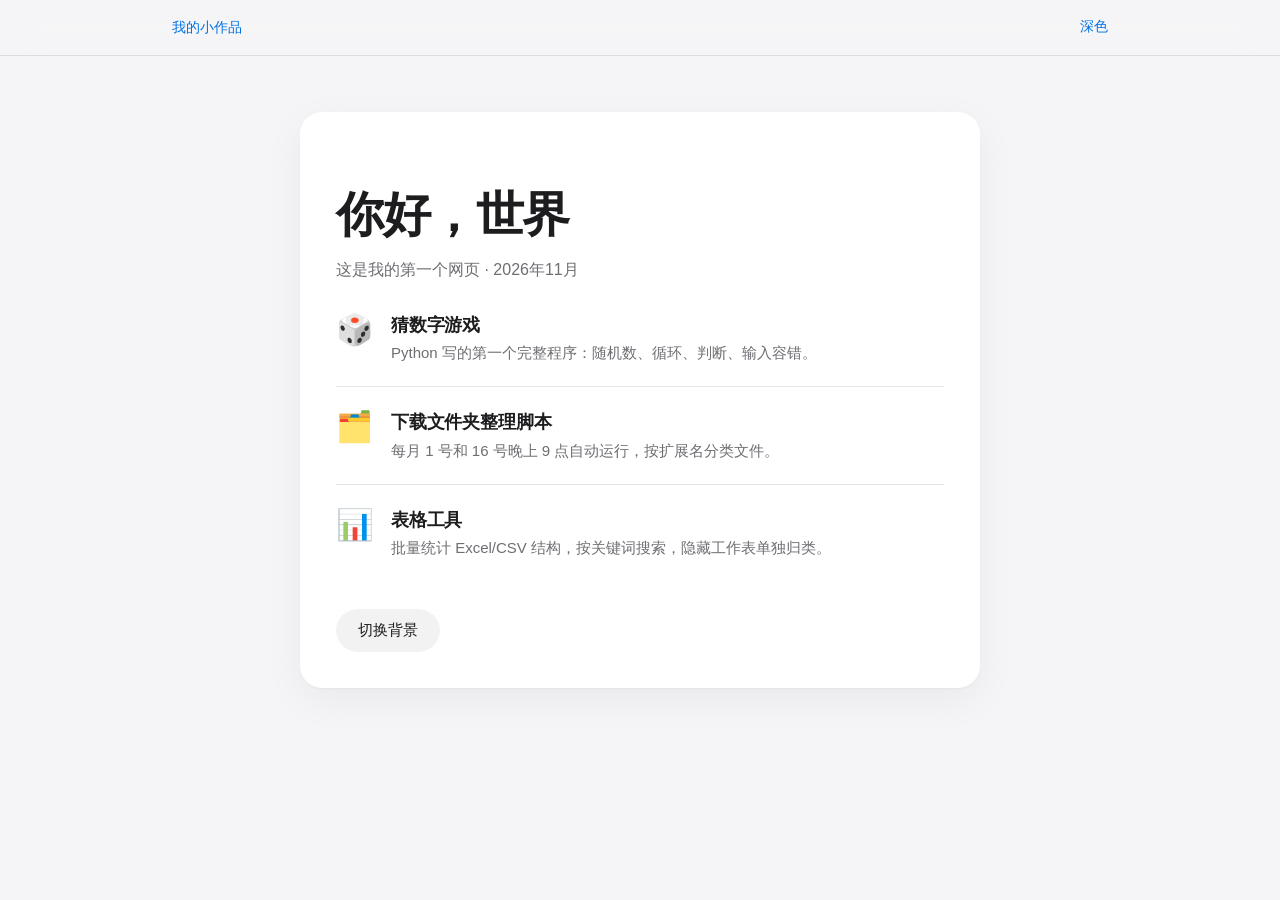
<file: index.html>
<!DOCTYPE html>
<html lang="zh-CN">
<head>
<meta charset="UTF-8">
<meta name="viewport" content="width=device-width, initial-scale=1.0">
<title>我的第一个网页</title>
<link rel="stylesheet" href="style.css">
</head>
<body>

<nav class="topbar">
    <div class="topbar-inner">
        <a href="home.html">我的小作品</a>
        <button id="themeBtn">深色</button>
    </div>
</nav>

<div class="wrap-narrow page-body">
    <div class="card">
        <h1 style="font-size: clamp(34px, 5vw, 48px); letter-spacing: -0.03em; margin-bottom: 8px;">你好，世界</h1>
        <p class="muted" style="margin: 0;">这是我的第一个网页 · 2026年11月</p>

        <div class="intro-list">
            <div class="intro-item">
                <div class="icon">🎲</div>
                <div>
                    <h2>猜数字游戏</h2>
                    <p>Python 写的第一个完整程序：随机数、循环、判断、输入容错。</p>
                </div>
            </div>

            <div class="intro-item">
                <div class="icon">🗂️</div>
                <div>
                    <h2>下载文件夹整理脚本</h2>
                    <p>每月 1 号和 16 号晚上 9 点自动运行，按扩展名分类文件。</p>
                </div>
            </div>

            <div class="intro-item">
                <div class="icon">📊</div>
                <div>
                    <h2>表格工具</h2>
                    <p>批量统计 Excel/CSV 结构，按关键词搜索，隐藏工作表单独归类。</p>
                </div>
            </div>
        </div>

        <div class="card-footer">
            <button id="bgBtn" class="btn-secondary">切换背景</button>
        </div>
    </div>
</div>

<script src="theme.js"></script>
<script>
    // 这个按钮和顶栏的深色按钮做同一件事，保持同步
    const bgBtn = document.querySelector("#bgBtn");
    bgBtn.addEventListener("click", function () {
        document.querySelector("#themeBtn").click();
    });
</script>
</body>
</html>
</file>
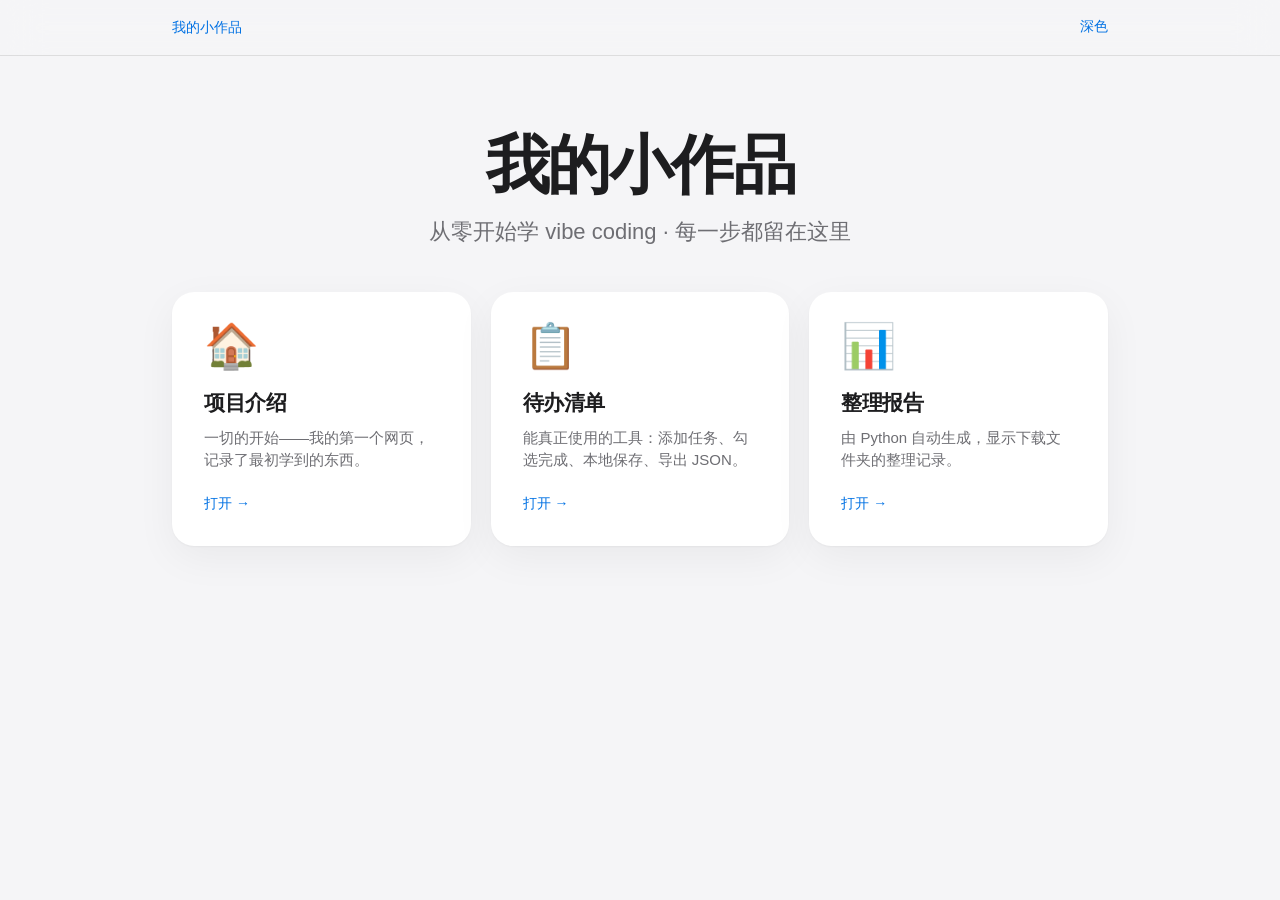
<file: home.html>
<!DOCTYPE html>
<html lang="zh-CN">
<head>
<meta charset="UTF-8">
<meta name="viewport" content="width=device-width, initial-scale=1.0">
<title>我的小作品</title>
<link rel="stylesheet" href="style.css">
</head>
<body>

<nav class="topbar">
    <div class="topbar-inner">
        <a href="home.html">我的小作品</a>
        <button id="themeBtn">深色</button>
    </div>
</nav>

<div class="wrap">
    <header class="hero">
        <h1>我的小作品</h1>
        <p>从零开始学 vibe coding · 每一步都留在这里</p>
    </header>

    <div class="grid">
        <a class="feature" href="index.html">
            <div class="icon">🏠</div>
            <h2>项目介绍</h2>
            <p>一切的开始——我的第一个网页，记录了最初学到的东西。</p>
            <span class="arrow">打开 →</span>
        </a>

        <a class="feature" href="todo.html">
            <div class="icon">📋</div>
            <h2>待办清单</h2>
            <p>能真正使用的工具：添加任务、勾选完成、本地保存、导出 JSON。</p>
            <span class="arrow">打开 →</span>
        </a>

        <a class="feature" href="report.html">
            <div class="icon">📊</div>
            <h2>整理报告</h2>
            <p>由 Python 自动生成，显示下载文件夹的整理记录。</p>
            <span class="arrow">打开 →</span>
        </a>
    </div>
</div>

<script src="theme.js"></script>
</body>
</html>
</file>
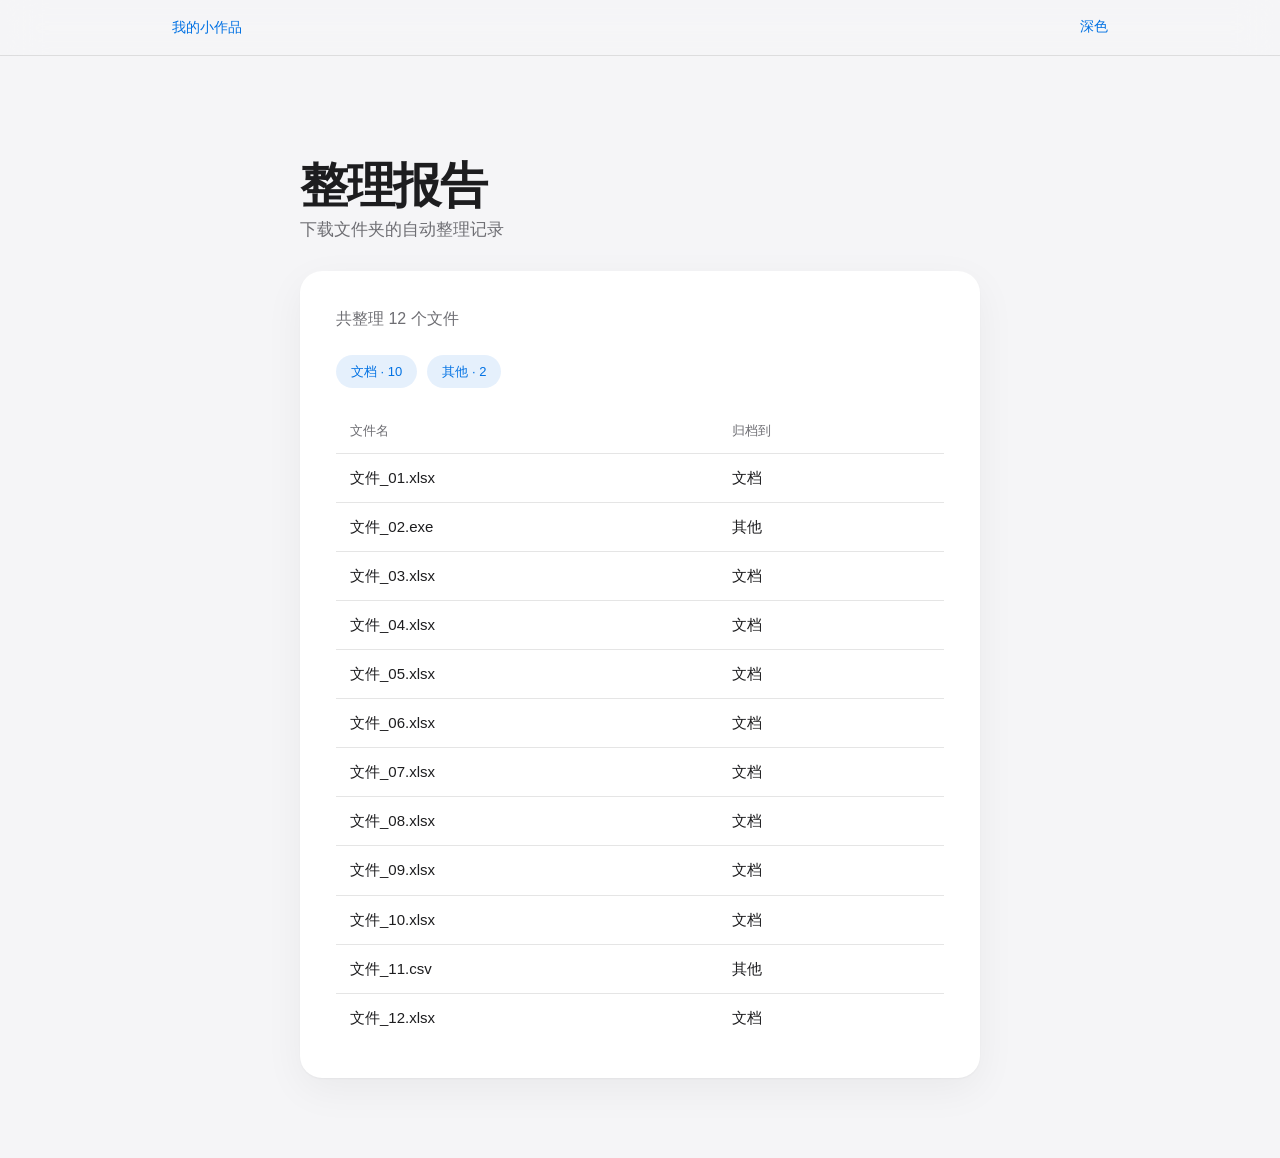
<file: report.html>
<!DOCTYPE html>
<html lang="zh-CN">
<head>
<meta charset="UTF-8">
<meta name="viewport" content="width=device-width, initial-scale=1.0">
<title>整理报告</title>
<link rel="stylesheet" href="style.css">
</head>
<body>

<nav class="topbar">
    <div class="topbar-inner">
        <a href="home.html">我的小作品</a>
        <button id="themeBtn">深色</button>
    </div>
</nav>

<div class="wrap-narrow page-body">
    <div class="page-head">
        <h1>整理报告</h1>
        <p>下载文件夹的自动整理记录</p>
    </div>
    <div class="card">
        <p class="muted" style="margin: 0;">共整理 12 个文件</p>
        <div class="stats"><span class="tag">文档 · 10</span> <span class="tag">其他 · 2</span> </div>
        <table class="data-table">
        <tr><th>文件名</th><th>归档到</th></tr>
        <tr><td>文件_01.xlsx</td><td>文档</td></tr><tr><td>文件_02.exe</td><td>其他</td></tr><tr><td>文件_03.xlsx</td><td>文档</td></tr><tr><td>文件_04.xlsx</td><td>文档</td></tr><tr><td>文件_05.xlsx</td><td>文档</td></tr><tr><td>文件_06.xlsx</td><td>文档</td></tr><tr><td>文件_07.xlsx</td><td>文档</td></tr><tr><td>文件_08.xlsx</td><td>文档</td></tr><tr><td>文件_09.xlsx</td><td>文档</td></tr><tr><td>文件_10.xlsx</td><td>文档</td></tr><tr><td>文件_11.csv</td><td>其他</td></tr><tr><td>文件_12.xlsx</td><td>文档</td></tr>
        </table>
    </div>
</div>

<script src="theme.js"></script>
</body>
</html>
</file>
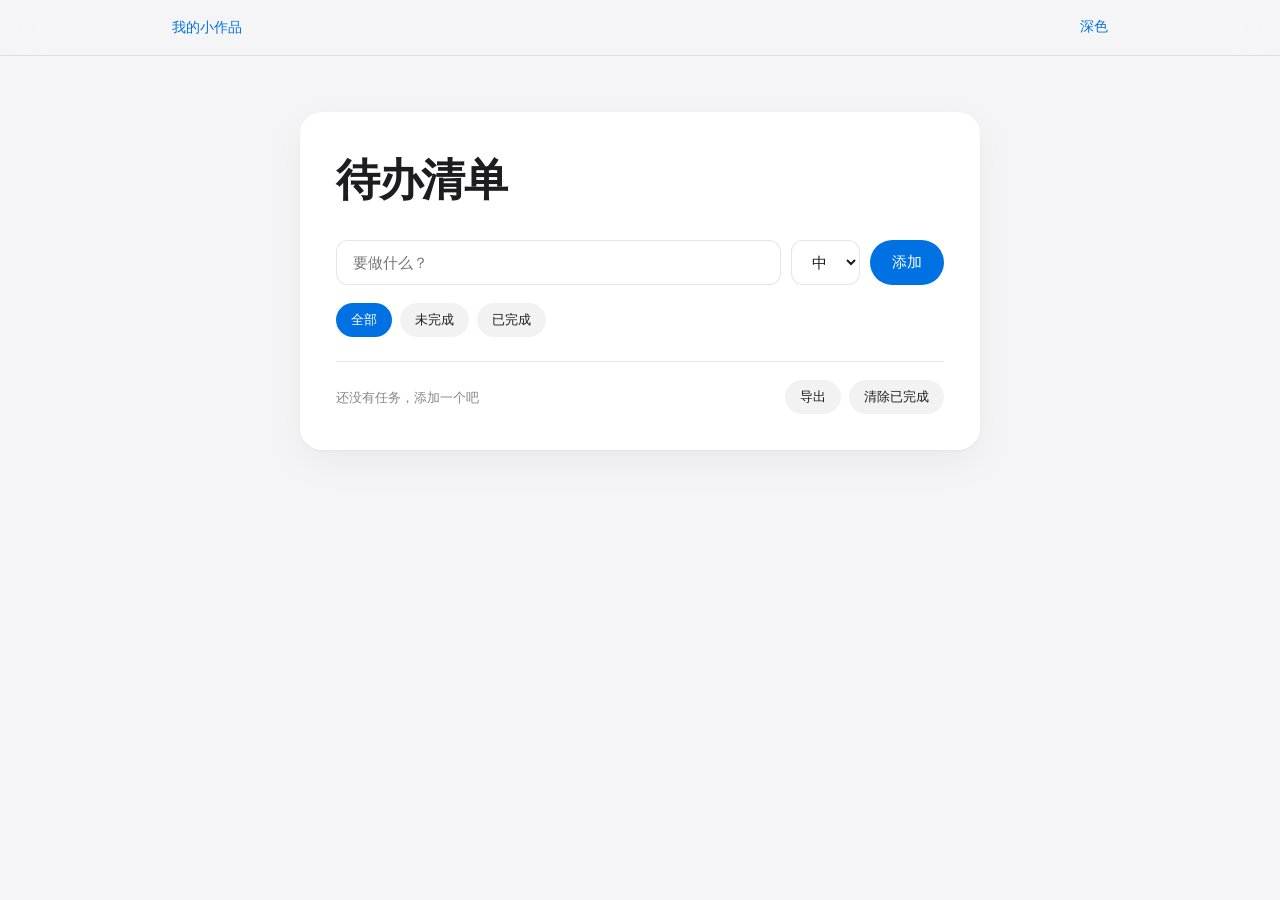
<file: todo.html>
<!DOCTYPE html>
<html lang="zh-CN">
<head>
<meta charset="UTF-8">
<meta name="viewport" content="width=device-width, initial-scale=1.0">
<title>待办清单</title>
<link rel="stylesheet" href="style.css">
</head>
<body>

<nav class="topbar">
    <div class="topbar-inner">
        <a href="home.html">我的小作品</a>
        <button id="themeBtn">深色</button>
    </div>
</nav>

<div class="wrap-narrow page-body">
    <div class="card">
        <h1 style="font-size: clamp(32px, 5vw, 44px); letter-spacing: -0.03em; margin: 0 0 28px;">待办清单</h1>

        <div class="input-row">
            <input id="taskInput" placeholder="要做什么？">
            <select id="prioritySelect">
                <option value="medium">中</option>
                <option value="high">高</option>
                <option value="low">低</option>
            </select>
            <button id="addBtn">添加</button>
        </div>

        <div class="filters">
            <button class="filter btn-secondary btn-small active" data-filter="all">全部</button>
            <button class="filter btn-secondary btn-small" data-filter="active">未完成</button>
            <button class="filter btn-secondary btn-small" data-filter="done">已完成</button>
        </div>

        <ul class="task-list" id="taskList"></ul>

        <div class="todo-footer">
            <p class="hint" id="hint"></p>
            <div class="actions">
                <button id="exportBtn" class="btn-secondary btn-small">导出</button>
                <button id="clearDone" class="btn-secondary btn-small">清除已完成</button>
            </div>
        </div>
    </div>
</div>

<script src="theme.js"></script>
<script>
    const input = document.querySelector("#taskInput");
    const prioritySelect = document.querySelector("#prioritySelect");
    const addBtn = document.querySelector("#addBtn");
    const list = document.querySelector("#taskList");
    const hint = document.querySelector("#hint");
    const filterBtns = document.querySelectorAll(".filter");
    const clearBtn = document.querySelector("#clearDone");
    const exportBtn = document.querySelector("#exportBtn");

    const STORAGE_KEY = "vibe-todo-tasks";
    const PRIORITY_LABEL = { high: "高", medium: "中", low: "低" };

    let currentFilter = "all";

    function loadTasks() {
        const saved = localStorage.getItem(STORAGE_KEY);
        if (saved === null) return [];
        const data = JSON.parse(saved);
        // 兼容旧数据：以前的任务没有优先级，默认补"中"
        for (const task of data) {
            if (task.priority === undefined) task.priority = "medium";
        }
        return data;
    }

    function saveTasks() {
        localStorage.setItem(STORAGE_KEY, JSON.stringify(tasks));
    }

    let tasks = loadTasks();

    function visibleTasks() {
        if (currentFilter === "active") return tasks.filter(t => !t.done);
        if (currentFilter === "done") return tasks.filter(t => t.done);
        return tasks;
    }

    function render() {
        list.innerHTML = "";

        const shown = visibleTasks();

        for (const task of shown) {
            const li = document.createElement("li");
            if (task.done) li.className = "done";

            const checkbox = document.createElement("input");
            checkbox.type = "checkbox";
            checkbox.checked = task.done;
            checkbox.addEventListener("change", function () {
                task.done = checkbox.checked;
                saveTasks();
                render();
            });

            const text = document.createElement("span");
            text.className = "text";
            text.textContent = task.text;

            const tag = document.createElement("span");
            tag.className = "priority " + task.priority;
            tag.textContent = PRIORITY_LABEL[task.priority] || "中";

            const del = document.createElement("button");
            del.textContent = "删除";
            del.className = "delete";
            del.addEventListener("click", function () {
                tasks = tasks.filter(t => t !== task);
                saveTasks();
                render();
            });

            li.append(checkbox, text, tag, del);
            list.appendChild(li);
        }

        const remaining = tasks.filter(t => !t.done).length;
        const done = tasks.filter(t => t.done).length;
        hint.textContent = tasks.length === 0
            ? "还没有任务，添加一个吧"
            : `共 ${tasks.length} 项 · 未完成 ${remaining} · 已完成 ${done}`;
    }

    function addTask() {
        const text = input.value.trim();
        if (text === "") return;

        tasks.push({
            text: text,
            done: false,
            priority: prioritySelect.value
        });
        input.value = "";
        saveTasks();
        render();
    }

    addBtn.addEventListener("click", addTask);

    input.addEventListener("keydown", function (event) {
        if (event.key === "Enter") addTask();
    });

    for (const btn of filterBtns) {
        btn.addEventListener("click", function () {
            currentFilter = btn.dataset.filter;
            for (const b of filterBtns) {
                b.classList.toggle("active", b === btn);
            }
            render();
        });
    }

    clearBtn.addEventListener("click", function () {
        const count = tasks.filter(t => t.done).length;
        if (count === 0) return;
        if (!confirm(`确定清除 ${count} 项已完成任务吗？`)) return;
        tasks = tasks.filter(t => !t.done);
        saveTasks();
        render();
    });

    function exportTasks() {
        if (tasks.length === 0) {
            alert("还没有任务可以导出");
            return;
        }

        // 把任务数据变成格式化的 JSON 文本
        const json = JSON.stringify(tasks, null, 2);
        // 造一个"文件"对象，类型是 JSON
        const blob = new Blob([json], { type: "application/json" });
        // 给这个 blob 造一个临时网址
        const url = URL.createObjectURL(blob);

        // 用隐藏的 <a> 触发下载
        const a = document.createElement("a");
        a.href = url;
        a.download = "我的任务.json";
        a.click();

        // 释放临时网址
        URL.revokeObjectURL(url);
    }

    exportBtn.addEventListener("click", exportTasks);

    render();
</script>
</body>
</html>
</file>
<file: style.css>
/* ============================================================
   Apple 风格设计系统
   参考 Apple 官网与 iOS：大量留白、系统字体、细腻阴影、
   毛玻璃、克制的圆角与精准的文字层级。
   改这里一处，所有引用它的页面一起生效。
   ============================================================ */

:root {
    /* 颜色 */
    --bg: #f5f5f7;                 /* 页面底色：Apple 官网浅灰 */
    --surface: #ffffff;            /* 卡片白 */
    --text: #1d1d1f;               /* 主文字：深灰而非纯黑 */
    --text-2: #6e6e73;             /* 次要文字 */
    --text-3: #86868b;             /* 辅助文字 */
    --blue: #0071e3;               /* 强调色：Apple 官网蓝 */
    --blue-hover: #0077ed;
    --line: rgba(0, 0, 0, 0.1);    /* 分隔线 */
    --green: #34c759;              /* iOS 系统色 */
    --orange: #ff9500;
    --red: #ff3b30;

    /* 圆角 */
    --r-card: 22px;
    --r-control: 12px;

    /* Apple 官网常用的缓动曲线 */
    --ease: cubic-bezier(0.28, 0.11, 0.32, 1);
}

* { box-sizing: border-box; }

body {
    margin: 0;
    min-height: 100vh;
    background: var(--bg);
    color: var(--text);
    font-family: -apple-system, BlinkMacSystemFont, "SF Pro Text",
                 "PingFang SC", "Helvetica Neue", sans-serif;
    -webkit-font-smoothing: antialiased;   /* Mac 上文字更细腻 */
    -moz-osx-font-smoothing: grayscale;
    line-height: 1.47;
}

/* 深色模式：只改变量，所有组件自动跟着变 */
body.dark {
    --bg: #000000;
    --surface: #1c1c1e;
    --text: #f5f5f7;
    --text-2: #a1a1a6;
    --text-3: #8e8e93;
    --blue: #0a84ff;
    --blue-hover: #409cff;
    --line: rgba(255, 255, 255, 0.12);
}

/* ---------- 顶部毛玻璃导航 ---------- */
.topbar {
    position: sticky;
    top: 0;
    z-index: 10;
    background: rgba(245, 245, 247, 0.72);
    backdrop-filter: saturate(180%) blur(20px);
    -webkit-backdrop-filter: saturate(180%) blur(20px);
    border-bottom: 1px solid var(--line);
}
body.dark .topbar { background: rgba(0, 0, 0, 0.72); }

.topbar-inner {
    max-width: 980px;
    margin: 0 auto;
    padding: 13px 22px;
    display: flex;
    justify-content: space-between;
    align-items: center;
    gap: 16px;
}
.topbar a, .topbar button {
    color: var(--blue);
    font-size: 14px;
    text-decoration: none;
    background: none;
    border: none;
    padding: 4px 0;
    font-family: inherit;
    cursor: pointer;
    border-radius: 0;
}
.topbar a:hover, .topbar button:hover {
    opacity: 0.7;
    background: none;
    transform: none;
}

/* ---------- 内容容器 ---------- */
.wrap { max-width: 980px; margin: 0 auto; padding: 0 22px; }
.wrap-narrow { max-width: 680px; margin: 0 auto; padding: 0 22px; }
.page-body { padding: 56px 0 80px; }

/* ---------- 页面头部 ---------- */
.hero { padding: 76px 0 44px; text-align: center; }
.hero h1 {
    margin: 0 0 16px;
    font-size: clamp(40px, 7vw, 64px);
    font-weight: 600;
    letter-spacing: -0.035em;   /* 大标题字距收紧，Apple 的标志性处理 */
    line-height: 1.05;
}
.hero p {
    margin: 0;
    font-size: clamp(18px, 2.5vw, 22px);
    color: var(--text-2);
    line-height: 1.5;
}
.page-head { padding: 48px 0 28px; }
.page-head h1 {
    margin: 0 0 6px;
    font-size: clamp(32px, 5vw, 48px);
    font-weight: 600;
    letter-spacing: -0.03em;
    line-height: 1.1;
}
.page-head p { margin: 0; color: var(--text-2); font-size: 17px; }

/* ---------- 卡片 ---------- */
.card {
    background: var(--surface);
    border-radius: var(--r-card);
    padding: 36px;
    /* 一层极淡描边感 + 一层柔和大阴影，比单层厚阴影更精致 */
    box-shadow: 0 1px 2px rgba(0, 0, 0, 0.04), 0 12px 40px rgba(0, 0, 0, 0.05);
}
body.dark .card {
    box-shadow: 0 1px 2px rgba(0, 0, 0, 0.5), 0 12px 40px rgba(0, 0, 0, 0.35);
}
.card + .card { margin-top: 20px; }

/* ---------- 按钮 ---------- */
button, .btn {
    font-family: inherit;
    font-size: 15px;
    cursor: pointer;
    border: none;
    border-radius: 999px;        /* 胶囊形 */
    padding: 12px 22px;
    background: var(--blue);
    color: #fff;
    transition: background 0.2s var(--ease), transform 0.2s var(--ease), opacity 0.2s var(--ease);
}
button:hover, .btn:hover { background: var(--blue-hover); }
button:active, .btn:active { transform: scale(0.97); }  /* 点击微缩放反馈 */
button:disabled { opacity: 0.4; cursor: not-allowed; transform: none; }

.btn-secondary {
    background: rgba(0, 0, 0, 0.05);
    color: var(--text);
}
.btn-secondary:hover { background: rgba(0, 0, 0, 0.09); }
body.dark .btn-secondary { background: rgba(255, 255, 255, 0.1); color: var(--text); }
body.dark .btn-secondary:hover { background: rgba(255, 255, 255, 0.16); }

.btn-small { padding: 8px 15px; font-size: 13px; }

/* ---------- 输入框与下拉 ---------- */
input, select {
    font-family: inherit;
    font-size: 15px;
    color: var(--text);
    background: var(--surface);
    border: 1px solid var(--line);
    border-radius: var(--r-control);
    padding: 12px 16px;
    transition: box-shadow 0.2s var(--ease), border-color 0.2s var(--ease);
}
input:focus, select:focus {
    outline: none;
    border-color: var(--blue);
    box-shadow: 0 0 0 3px rgba(0, 113, 227, 0.18);  /* iOS 蓝色聚焦圈 */
}
body.dark input:focus, body.dark select:focus {
    box-shadow: 0 0 0 3px rgba(10, 132, 255, 0.25);
}

/* ---------- 文字工具 ---------- */
.muted { color: var(--text-2); }
.small { font-size: 13px; }
.hairline { border-top: 1px solid var(--line); }

/* ============================================================
   首页：卡片网格
   ============================================================ */
.grid {
    display: grid;
    grid-template-columns: repeat(auto-fit, minmax(260px, 1fr));
    gap: 20px;
    padding-bottom: 80px;
}
.feature {
    display: block;
    text-decoration: none;
    color: inherit;
    background: var(--surface);
    border-radius: var(--r-card);
    padding: 32px;
    box-shadow: 0 1px 2px rgba(0, 0, 0, 0.04), 0 12px 40px rgba(0, 0, 0, 0.05);
    transition: transform 0.35s var(--ease), box-shadow 0.35s var(--ease);
}
.feature:hover {
    transform: translateY(-5px);
    box-shadow: 0 1px 2px rgba(0, 0, 0, 0.04), 0 24px 60px rgba(0, 0, 0, 0.1);
}
.feature .icon { font-size: 44px; line-height: 1; }
.feature h2 {
    margin: 20px 0 8px;
    font-size: 21px;
    font-weight: 600;
    letter-spacing: -0.02em;
}
.feature p { margin: 0; color: var(--text-2); font-size: 15px; }
.feature .arrow {
    display: inline-block;
    margin-top: 22px;
    color: var(--blue);
    font-size: 14px;
}

/* ============================================================
   介绍页：列表
   ============================================================ */
.intro-list { margin-top: 8px; }
.intro-item {
    display: flex;
    gap: 18px;
    align-items: flex-start;
    padding: 22px 0;
    border-top: 1px solid var(--line);
}
.intro-item:first-child { border-top: none; }
.intro-item .icon { font-size: 30px; line-height: 1.2; }
.intro-item h2 { margin: 0 0 4px; font-size: 18px; font-weight: 600; letter-spacing: -0.01em; }
.intro-item p { margin: 0; color: var(--text-2); font-size: 15px; }
.card-footer { margin-top: 28px; }

/* ============================================================
   待办清单
   ============================================================ */
.input-row { display: flex; gap: 10px; }
.input-row input { flex: 1; min-width: 0; }
.input-row select { cursor: pointer; }

.filters { display: flex; gap: 8px; margin-top: 18px; flex-wrap: wrap; }
.filter.active { background: var(--blue); color: #fff; }
.filter.active:hover { background: var(--blue-hover); }

.task-list { list-style: none; padding: 0; margin: 24px 0 0; }
.task-list li {
    display: flex;
    align-items: center;
    gap: 14px;
    padding: 16px 4px;
    border-top: 1px solid var(--line);
}
.task-list li:first-child { border-top: none; }
.task-list .text { flex: 1; min-width: 0; font-size: 15px; transition: opacity 0.2s var(--ease); }
.task-list li.done .text { text-decoration: line-through; opacity: 0.4; }

.priority {
    padding: 3px 9px;
    border-radius: 7px;
    font-size: 12px;
    font-weight: 600;
    white-space: nowrap;
}
.priority.high   { background: rgba(255, 59, 48, 0.12);  color: var(--red); }
.priority.medium { background: rgba(255, 149, 0, 0.14);  color: #c47b00; }
.priority.low    { background: rgba(52, 199, 89, 0.14);  color: #248a3d; }
body.dark .priority.medium { color: #ffb340; }
body.dark .priority.low { color: #30d158; }

input[type="checkbox"] {
    width: 19px; height: 19px;
    padding: 0;
    cursor: pointer;
    accent-color: var(--blue);
    flex: none;
}
.task .delete { flex: none; }

.todo-footer {
    display: flex;
    justify-content: space-between;
    align-items: center;
    gap: 12px;
    margin-top: 22px;
    padding-top: 18px;
    border-top: 1px solid var(--line);
}
.todo-footer .actions { display: flex; gap: 8px; flex-wrap: wrap; }
.hint { color: var(--text-3); font-size: 13px; margin: 0; }

/* ============================================================
   报告页 / 搜索结果页：统计标签 + 表格
   ============================================================ */
.stats { display: flex; gap: 10px; flex-wrap: wrap; margin: 24px 0 8px; }
.tag {
    display: inline-block;
    padding: 7px 15px;
    border-radius: 999px;
    background: rgba(0, 113, 227, 0.1);
    color: var(--blue);
    font-size: 13px;
    font-weight: 500;
}
body.dark .tag { background: rgba(10, 132, 255, 0.16); }

.data-table { width: 100%; border-collapse: collapse; margin-top: 20px; }
.data-table th, .data-table td {
    padding: 13px 14px;
    text-align: left;
    border-bottom: 1px solid var(--line);
    font-size: 15px;
}
.data-table th { color: var(--text-2); font-size: 13px; font-weight: 500; }
.data-table tr:last-child td { border-bottom: none; }

/* ---------- 响应式 ---------- */
@media (max-width: 640px) {
    .hero { padding: 56px 0 32px; }
    .card { padding: 24px; border-radius: 18px; }
    .input-row { flex-wrap: wrap; }
    .input-row input { flex-basis: 100%; }
    .todo-footer { flex-direction: column; align-items: flex-start; }
}
</file>
